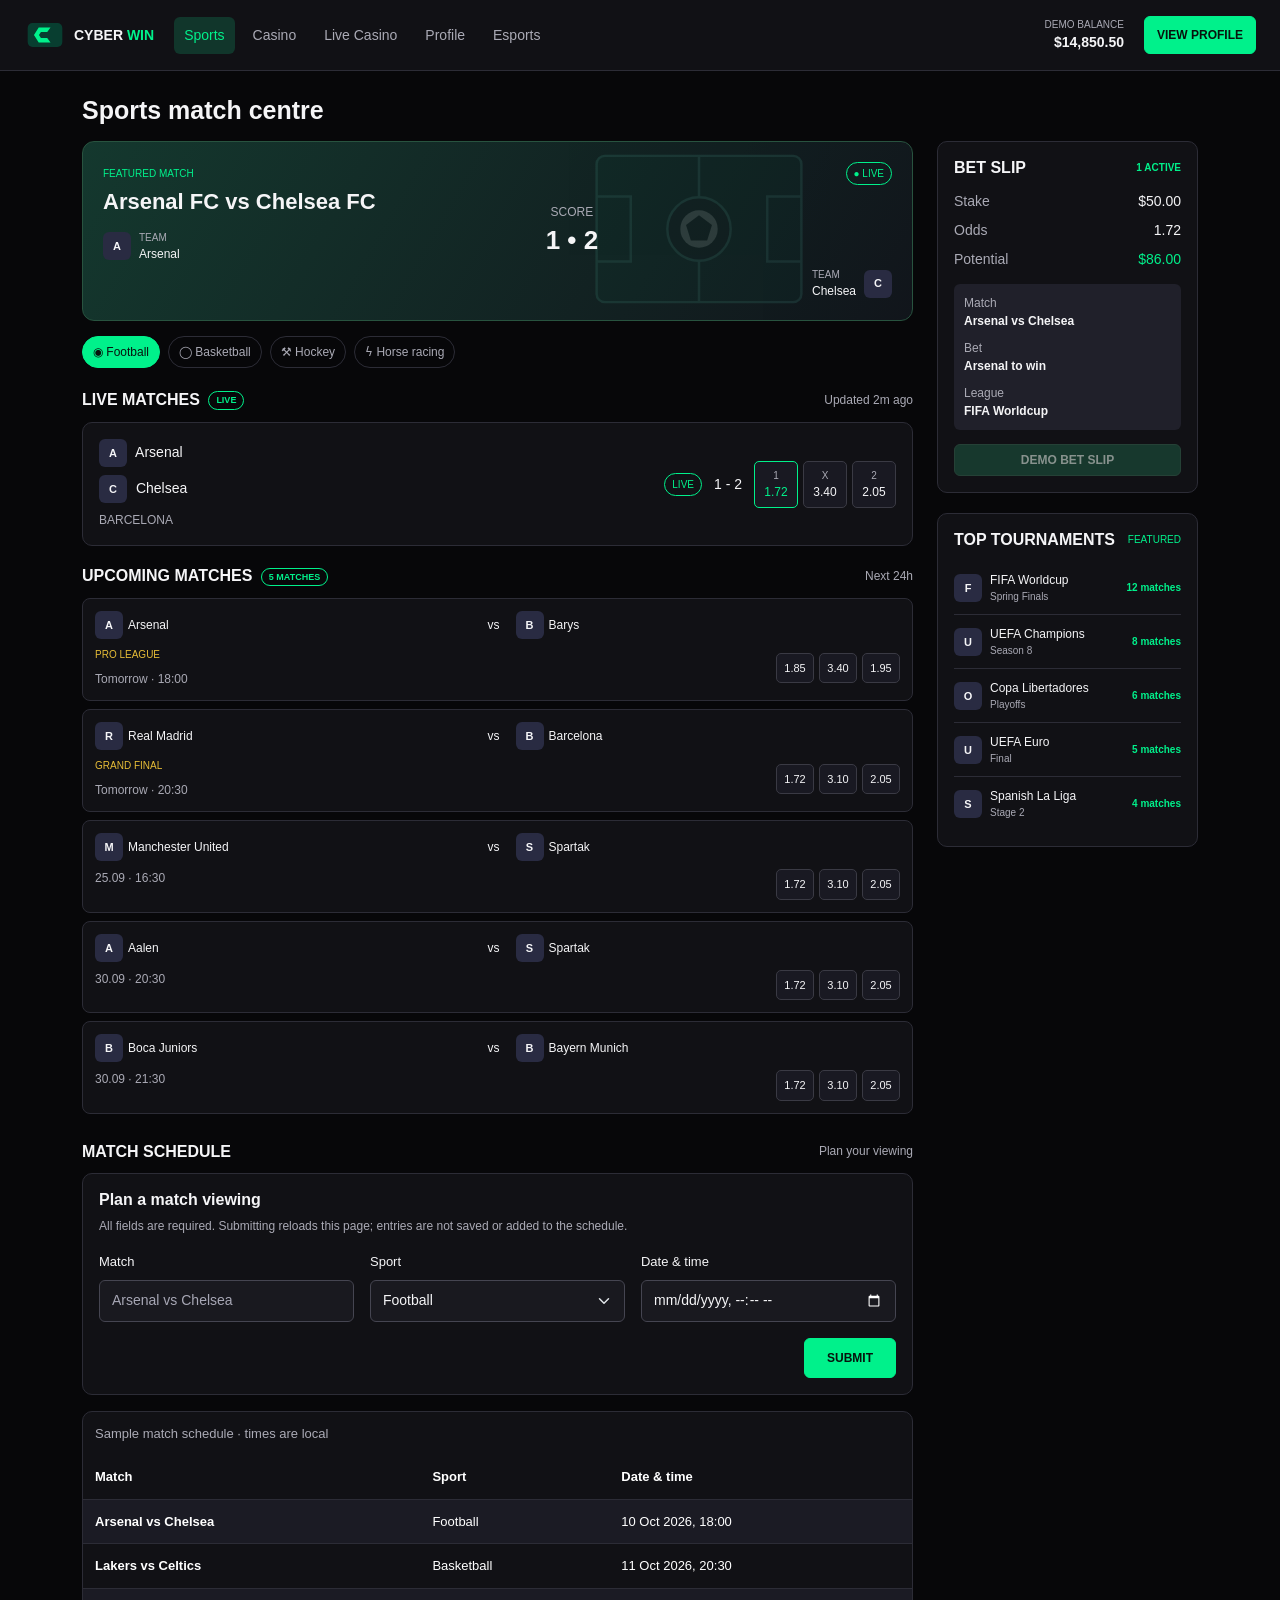
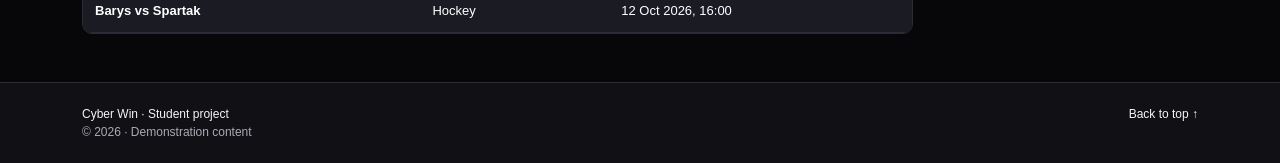
<file: index.html>
<!doctype html>
<html lang="en" data-bs-theme="dark">

<head>
  <meta charset="utf-8">
  <meta content="width=device-width, initial-scale=1" name="viewport">
  <title>Cyber Win | Sports</title>
  <link href="assets/bootstrap/bootstrap.min.css" rel="stylesheet">
  <link href="styles.css" rel="stylesheet">
</head>

<body>
  <a class="skip-link" href="#main-content">Skip to content</a>
  <div class="site-frame">
    <header class="site-header">
      <a class="brand d-flex align-items-center gap-2" href="index.html" aria-label="Cyber Win home">
        <img src="assets/images/brand.svg" width="42" height="32" alt="">
        <span>CYBER <b>WIN</b>
        </span>
      </a>
      <nav class="main-nav" aria-label="Main navigation">
        <ul class="list-unstyled d-flex flex-wrap gap-2 mb-0">
          <li>
            <a href="index.html" class="active" aria-current="page">Sports</a>
          </li>
          <li>
            <a href="slots.html">Casino</a>
          </li>
          <li>
            <a href="live-casino.html">Live Casino</a>
          </li>
          <li>
            <a href="profile.html">Profile</a>
          </li>
          <li>
            <a href="esports.html">Esports</a>
          </li>
        </ul>
      </nav>
      <div class="balance text-end">
        <small>DEMO BALANCE</small>
        <strong>$14,850.50</strong>
      </div>
      <a class="btn btn-success deposit" href="profile.html">VIEW PROFILE</a>
    </header>
    <main class="page-layout container py-4" id="main-content" tabindex="-1">
      <h1 class="page-title mb-3">Sports match centre</h1>
      <div class="row g-4">
        <div class="main-column col-12 col-lg-9">
          <div class="match-hero">
            <img class="hero-art" src="assets/images/football.svg" width="320" height="240" alt="" aria-hidden="true">
            <div class="hero-team home">
              <small>FEATURED MATCH</small>
              <strong>Arsenal FC vs Chelsea FC</strong>
              <div class="team-pill">
                <b>A</b>
                <span>TEAM<br>
                  <em>Arsenal</em>
                </span>
              </div>
            </div>
            <div class="hero-score">
              <small>SCORE</small>
              <strong>1 • 2</strong>
            </div>
            <div class="hero-team away">
              <span class="live-badge">● LIVE</span>
              <div class="team-pill">
                <span>TEAM<br>
                  <em>Chelsea</em>
                </span>
                <b>C</b>
              </div>
            </div>
          </div>
          <div class="sport-tabs" aria-label="Featured sports">
            <span class="selected">◉ Football</span>
            <span>◯ Basketball</span>
            <span>⚒ Hockey</span>
            <span>ϟ Horse racing</span>
          </div>
          <section class="match-section" id="live-matches">
            <div class="section-title">
              <h2>LIVE MATCHES <b>LIVE</b>
              </h2>
              <small>Updated 2m ago</small>
            </div>
            <div class="live-card">
              <div class="live-teams">
                <span>
                  <b>A</b> Arsenal</span>
                <span>
                  <b>C</b> Chelsea</span>
                <small>BARCELONA</small>
              </div>
              <span class="tiny-live">LIVE</span>
              <span class="current-score">1 - 2</span>
              <div class="odds">
                <span class="chosen">
                  <em>1</em> 1.72</span>
                <span>
                  <em>X</em> 3.40</span>
                <span>
                  <em>2</em> 2.05</span>
              </div>
            </div>
          </section>
          <section class="match-section upcoming">
            <div class="section-title">
              <h2>UPCOMING MATCHES <b>5 MATCHES</b>
              </h2>
              <small>Next 24h</small>
            </div>
            <div class="fixture-list">
              <div class="fixture">
                <span class="club">
                  <b>A</b> Arsenal</span>
                <span>vs</span>
                <span class="club">
                  <b>B</b> Barys</span>
                <em>PRO LEAGUE</em>
                <small>Tomorrow · 18:00</small>
                <span class="fixture-odds">
                  <i>1.85</i>
                  <i>3.40</i>
                  <i>1.95</i>
                </span>
              </div>
              <div class="fixture">
                <span class="club">
                  <b>R</b> Real Madrid</span>
                <span>vs</span>
                <span class="club">
                  <b>B</b> Barcelona</span>
                <em>GRAND FINAL</em>
                <small>Tomorrow · 20:30</small>
                <span class="fixture-odds">
                  <i>1.72</i>
                  <i>3.10</i>
                  <i>2.05</i>
                </span>
              </div>
              <div class="fixture">
                <span class="club">
                  <b>M</b> Manchester United</span>
                <span>vs</span>
                <span class="club">
                  <b>S</b> Spartak</span>
                <small>25.09 · 16:30</small>
                <span class="fixture-odds">
                  <i>1.72</i>
                  <i>3.10</i>
                  <i>2.05</i>
                </span>
              </div>
              <div class="fixture">
                <span class="club">
                  <b>A</b> Aalen</span>
                <span>vs</span>
                <span class="club">
                  <b>S</b> Spartak</span>
                <small>30.09 · 20:30</small>
                <span class="fixture-odds">
                  <i>1.72</i>
                  <i>3.10</i>
                  <i>2.05</i>
                </span>
              </div>
              <div class="fixture">
                <span class="club">
                  <b>B</b> Boca Juniors</span>
                <span>vs</span>
                <span class="club">
                  <b>B</b> Bayern Munich</span>
                <small>30.09 · 21:30</small>
                <span class="fixture-odds">
                  <i>1.72</i>
                  <i>3.10</i>
                  <i>2.05</i>
                </span>
              </div>
            </div>
          </section>
          <section class="watchlist" id="watchlist" aria-labelledby="watchlist-title">
            <div class="section-title">
              <h2 id="watchlist-title">MATCH SCHEDULE</h2>
              <small>Plan your viewing</small>
            </div>
            <form action="index.html#watchlist" method="get" class="schedule-form" aria-labelledby="schedule-form-title"
              aria-describedby="schedule-note">
              <h3 id="schedule-form-title">Plan a match viewing</h3>
              <p class="schedule-note" id="schedule-note">All fields are required. Submitting reloads this page; entries
                are not saved or added to the schedule.</p>
              <div class="schedule-fields row g-3">
                <div class="col-12 col-md-6 col-xl-4">
                  <label for="match-name" class="form-label">Match</label>
                  <input id="match-name" name="match" type="text" placeholder="Arsenal vs Chelsea" maxlength="80"
                    required class="form-control">
                </div>
                <div class="col-12 col-md-6 col-xl-4">
                  <label for="match-sport" class="form-label">Sport</label>
                  <select id="match-sport" name="sport" required class="form-select">
                    <option>Football</option>
                    <option>Basketball</option>
                    <option>Hockey</option>
                    <option>Esports</option>
                  </select>
                </div>
                <div class="col-12 col-md-6 col-xl-4">
                  <label for="match-time" class="form-label">Date &amp; time</label>
                  <input id="match-time" name="time" type="datetime-local" required class="form-control">
                </div>
              </div>
              <div class="schedule-actions">
                <button class="wide-green btn btn-success" type="submit">SUBMIT</button>
              </div>
            </form>
            <div class="schedule-table-wrap table-responsive" role="region" aria-label="Match schedule table"
              tabindex="0">
              <table class="schedule-table table table-dark table-striped align-middle mb-0">
                <caption>Sample match schedule · times are local</caption>
                <thead>
                  <tr>
                    <th scope="col">Match</th>
                    <th scope="col">Sport</th>
                    <th scope="col">Date &amp; time</th>
                  </tr>
                </thead>
                <tbody>
                  <tr>
                    <th scope="row">Arsenal vs Chelsea</th>
                    <td>Football</td>
                    <td>
                      <time datetime="2026-10-10T18:00">10 Oct 2026, 18:00</time>
                    </td>
                  </tr>
                  <tr>
                    <th scope="row">Lakers vs Celtics</th>
                    <td>Basketball</td>
                    <td>
                      <time datetime="2026-10-11T20:30">11 Oct 2026, 20:30</time>
                    </td>
                  </tr>
                  <tr>
                    <th scope="row">Barys vs Spartak</th>
                    <td>Hockey</td>
                    <td>
                      <time datetime="2026-10-12T16:00">12 Oct 2026, 16:00</time>
                    </td>
                  </tr>
                </tbody>
              </table>
            </div>
          </section>
        </div>
        <aside class="side-column col-12 col-lg-3">
          <div class="bet-slip">
            <div class="side-title">
              <h2>BET SLIP</h2>
              <b>1 ACTIVE</b>
            </div>
            <dl>
              <dt>Stake</dt>
              <dd>$50.00</dd>
              <dt>Odds</dt>
              <dd>1.72</dd>
              <dt>Potential</dt>
              <dd class="green">$86.00</dd>
            </dl>
            <div class="bet-choice">
              <small>Match <strong>Arsenal vs Chelsea</strong>
              </small>
              <small>Bet <strong>Arsenal to win</strong>
              </small>
              <small>League <strong>FIFA Worldcup</strong>
              </small>
            </div>
            <button class="wide-green btn btn-success" disabled type="button">DEMO BET SLIP</button>
          </div>
          <div class="tournaments" id="tournaments">
            <div class="side-title">
              <h2>TOP TOURNAMENTS</h2>
              <span>FEATURED</span>
            </div>
            <ul class="list-unstyled mb-0">
              <li class="tournament">
                <b>F</b>
                <span>FIFA Worldcup<small>Spring Finals</small>
                </span>
                <strong>12 matches</strong>
              </li>
              <li class="tournament">
                <b>U</b>
                <span>UEFA Champions<small>Season 8</small>
                </span>
                <strong>8 matches</strong>
              </li>
              <li class="tournament">
                <b>O</b>
                <span>Copa Libertadores<small>Playoffs</small>
                </span>
                <strong>6 matches</strong>
              </li>
              <li class="tournament">
                <b>U</b>
                <span>UEFA Euro<small>Final</small>
                </span>
                <strong>5 matches</strong>
              </li>
              <li class="tournament">
                <b>S</b>
                <span>Spanish La Liga<small>Stage 2</small>
                </span>
                <strong>4 matches</strong>
              </li>
            </ul>
          </div>
        </aside>
      </div>
    </main>
    <footer class="site-footer">
      <div class="container d-flex flex-wrap justify-content-between gap-3">
        <span>Cyber Win · Student project<br>
          <small>© 2026 · Demonstration content</small>
        </span>
        <a href="#main-content">Back to top ↑</a>
      </div>
    </footer>
  </div>
</body>

</html>
</file>
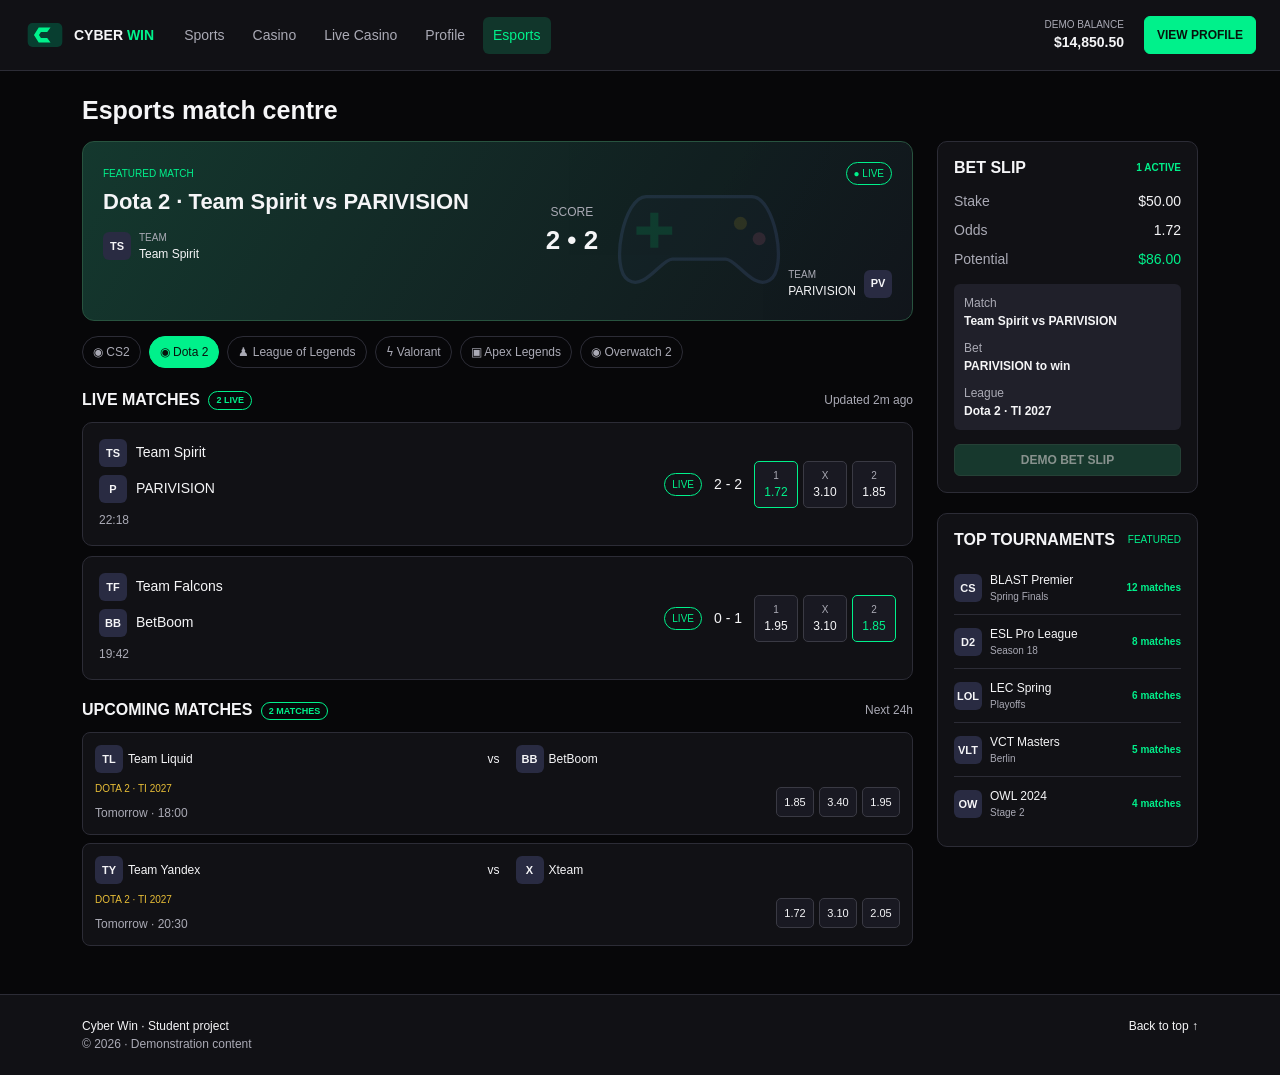
<file: esports.html>
<!doctype html>
<html lang="en" data-bs-theme="dark">
  <head>
    <meta charset="utf-8">
    <meta content="width=device-width, initial-scale=1" name="viewport">
    <title>Cyber Win | Esports</title>
    <link href="assets/bootstrap/bootstrap.min.css" rel="stylesheet">
    <link href="styles.css" rel="stylesheet">
  </head>
  <body>
    <a class="skip-link" href="#main-content">Skip to content</a>
    <div class="site-frame">
      <header class="site-header">
        <a class="brand d-flex align-items-center gap-2" href="index.html" aria-label="Cyber Win home">
          <img src="assets/images/brand.svg" width="42" height="32" alt="">
          <span>CYBER <b>WIN</b>
          </span>
        </a>
        <nav class="main-nav" aria-label="Main navigation">
          <ul class="list-unstyled d-flex flex-wrap gap-2 mb-0">
            <li>
              <a href="index.html">Sports</a>
            </li>
            <li>
              <a href="slots.html">Casino</a>
            </li>
            <li>
              <a href="live-casino.html">Live Casino</a>
            </li>
            <li>
              <a href="profile.html">Profile</a>
            </li>
            <li>
              <a href="esports.html" class="active" aria-current="page">Esports</a>
            </li>
          </ul>
        </nav>
        <div class="balance text-end">
          <small>DEMO BALANCE</small>
          <strong>$14,850.50</strong>
        </div>
        <a class="btn btn-success deposit" href="profile.html">VIEW PROFILE</a>
      </header>
      <main class="page-layout container py-4" id="main-content" tabindex="-1">
        <h1 class="page-title mb-3">Esports match centre</h1>
        <div class="row g-4">
          <div class="main-column col-12 col-lg-9">
            <div class="match-hero esports-hero">
              <img class="hero-art" src="assets/images/controller.svg" width="320" height="240" alt="" aria-hidden="true">
              <div class="hero-team home">
                <small>FEATURED MATCH</small>
                <strong>Dota 2 · Team Spirit vs PARIVISION</strong>
                <div class="team-pill">
                  <b>TS</b>
                  <span>TEAM<br>
                    <em>Team Spirit</em>
                  </span>
                </div>
              </div>
              <div class="hero-score">
                <small>SCORE</small>
                <strong>2 • 2</strong>
              </div>
              <div class="hero-team away">
                <span class="live-badge">● LIVE</span>
                <div class="team-pill">
                  <span>TEAM<br>
                    <em>PARIVISION</em>
                  </span>
                  <b>PV</b>
                </div>
              </div>
            </div>
            <div class="sport-tabs" aria-label="Featured sports">
              <span>◉ CS2</span>
              <span class="selected">◉ Dota 2</span>
              <span>♟ League of Legends</span>
              <span>ϟ Valorant</span>
              <span>▣ Apex Legends</span>
              <span>◉ Overwatch 2</span>
            </div>
            <section class="match-section" id="live-matches">
              <div class="section-title">
                <h2>LIVE MATCHES <b>2 LIVE</b>
                </h2>
                <small>Updated 2m ago</small>
              </div>
              <div class="live-card">
                <div class="live-teams">
                  <span>
                    <b>TS</b> Team Spirit</span>
                  <span>
                    <b>P</b> PARIVISION</span>
                  <small>22:18</small>
                </div>
                <span class="tiny-live">LIVE</span>
                <span class="current-score">2 - 2</span>
                <div class="odds">
                  <span class="chosen">
                    <em>1</em> 1.72</span>
                  <span>
                    <em>X</em> 3.10</span>
                  <span>
                    <em>2</em> 1.85</span>
                </div>
              </div>
              <div class="live-card">
                <div class="live-teams">
                  <span>
                    <b>TF</b> Team Falcons</span>
                  <span>
                    <b>BB</b> BetBoom</span>
                  <small>19:42</small>
                </div>
                <span class="tiny-live">LIVE</span>
                <span class="current-score">0 - 1</span>
                <div class="odds">
                  <span>
                    <em>1</em> 1.95</span>
                  <span>
                    <em>X</em> 3.10</span>
                  <span class="chosen">
                    <em>2</em> 1.85</span>
                </div>
              </div>
            </section>
            <section class="match-section upcoming">
              <div class="section-title">
                <h2>UPCOMING MATCHES <b>2 MATCHES</b>
                </h2>
                <small>Next 24h</small>
              </div>
              <div class="fixture-list">
                <div class="fixture">
                  <span class="club">
                    <b>TL</b> Team Liquid</span>
                  <span>vs</span>
                  <span class="club">
                    <b>BB</b> BetBoom</span>
                  <em>DOTA 2 · TI 2027</em>
                  <small>Tomorrow · 18:00</small>
                  <span class="fixture-odds">
                    <i>1.85</i>
                    <i>3.40</i>
                    <i>1.95</i>
                  </span>
                </div>
                <div class="fixture">
                  <span class="club">
                    <b>TY</b> Team Yandex</span>
                  <span>vs</span>
                  <span class="club">
                    <b>X</b> Xteam</span>
                  <em>DOTA 2 · TI 2027</em>
                  <small>Tomorrow · 20:30</small>
                  <span class="fixture-odds">
                    <i>1.72</i>
                    <i>3.10</i>
                    <i>2.05</i>
                  </span>
                </div>
              </div>
            </section>
          </div>
          <aside class="side-column col-12 col-lg-3">
            <div class="bet-slip">
              <div class="side-title">
                <h2>BET SLIP</h2>
                <b>1 ACTIVE</b>
              </div>
              <dl>
                <dt>Stake</dt>
                <dd>$50.00</dd>
                <dt>Odds</dt>
                <dd>1.72</dd>
                <dt>Potential</dt>
                <dd class="green">$86.00</dd>
              </dl>
              <div class="bet-choice">
                <small>Match <strong>Team Spirit vs PARIVISION</strong>
                </small>
                <small>Bet <strong>PARIVISION to win</strong>
                </small>
                <small>League <strong>Dota 2 · TI 2027</strong>
                </small>
              </div>
              <button class="wide-green btn btn-success" disabled type="button">DEMO BET SLIP</button>
            </div>
            <div class="tournaments" id="tournaments">
              <div class="side-title">
                <h2>TOP TOURNAMENTS</h2>
                <span>FEATURED</span>
              </div>
              <ul class="list-unstyled mb-0">
                <li class="tournament">
                  <b>CS</b>
                  <span>BLAST Premier<small>Spring Finals</small>
                  </span>
                  <strong>12 matches</strong>
                </li>
                <li class="tournament">
                  <b>D2</b>
                  <span>ESL Pro League<small>Season 18</small>
                  </span>
                  <strong>8 matches</strong>
                </li>
                <li class="tournament">
                  <b>LOL</b>
                  <span>LEC Spring<small>Playoffs</small>
                  </span>
                  <strong>6 matches</strong>
                </li>
                <li class="tournament">
                  <b>VLT</b>
                  <span>VCT Masters<small>Berlin</small>
                  </span>
                  <strong>5 matches</strong>
                </li>
                <li class="tournament">
                  <b>OW</b>
                  <span>OWL 2024<small>Stage 2</small>
                  </span>
                  <strong>4 matches</strong>
                </li>
              </ul>
            </div>
          </aside>
        </div>
      </main>
      <footer class="site-footer">
        <div class="container d-flex flex-wrap justify-content-between gap-3">
          <span>Cyber Win · Student project<br>
            <small>© 2026 · Demonstration content</small>
          </span>
          <a href="#main-content">Back to top ↑</a>
        </div>
      </footer>
    </div>
  </body>
</html>
</file>
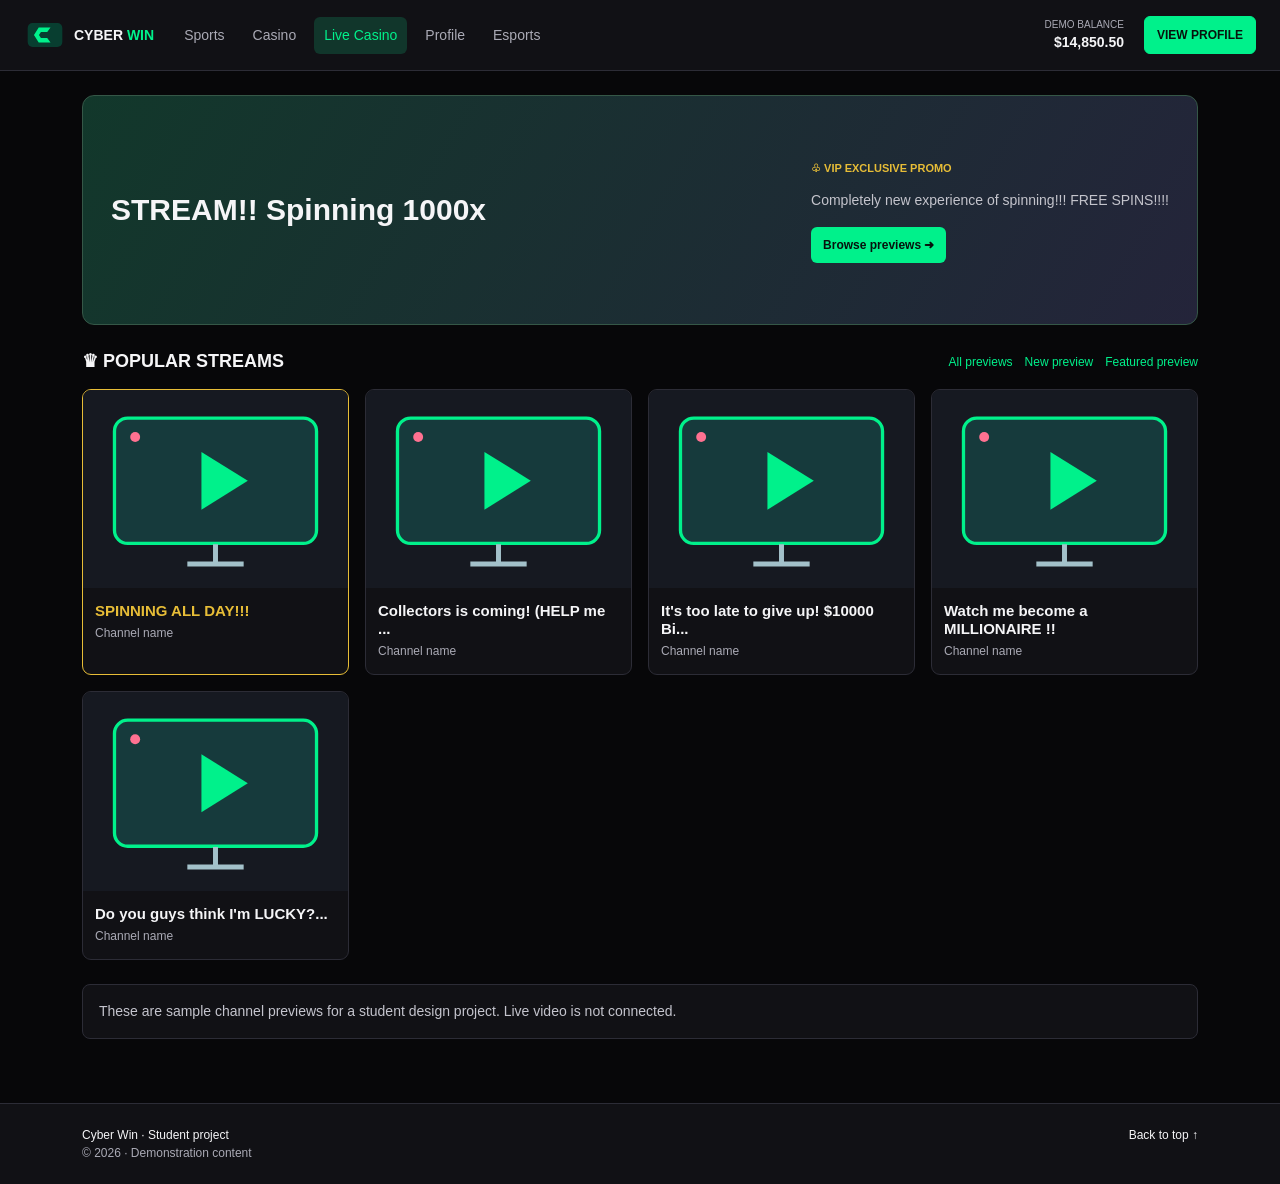
<file: live-casino.html>
<!doctype html>
<html lang="en" data-bs-theme="dark">
  <head>
    <meta charset="utf-8">
    <meta content="width=device-width, initial-scale=1" name="viewport">
    <title>Cyber Win | Live Casino</title>
    <link href="assets/bootstrap/bootstrap.min.css" rel="stylesheet">
    <link href="styles.css" rel="stylesheet">
  </head>
  <body>
    <a class="skip-link" href="#main-content">Skip to content</a>
    <div class="site-frame stream-page">
      <header class="site-header">
        <a class="brand d-flex align-items-center gap-2" href="index.html" aria-label="Cyber Win home">
          <img src="assets/images/brand.svg" width="42" height="32" alt="">
          <span>CYBER <b>WIN</b>
          </span>
        </a>
        <nav class="main-nav" aria-label="Main navigation">
          <ul class="list-unstyled d-flex flex-wrap gap-2 mb-0">
            <li>
              <a href="index.html">Sports</a>
            </li>
            <li>
              <a href="slots.html">Casino</a>
            </li>
            <li>
              <a href="live-casino.html" class="active" aria-current="page">Live Casino</a>
            </li>
            <li>
              <a href="profile.html">Profile</a>
            </li>
            <li>
              <a href="esports.html">Esports</a>
            </li>
          </ul>
        </nav>
        <div class="balance text-end">
          <small>DEMO BALANCE</small>
          <strong>$14,850.50</strong>
        </div>
        <a class="btn btn-success deposit" href="profile.html">VIEW PROFILE</a>
      </header>
      <main class="stream-main container py-4" id="main-content" tabindex="-1">
        <section class="stream-promo">
          <h1>STREAM!! Spinning 1000x</h1>
          <div class="stream-promo-copy">
            <b>♧ VIP EXCLUSIVE PROMO</b>
            <p>Completely new experience of spinning!!! FREE SPINS!!!!</p>
            <a class="deposit" href="#streams">Browse previews ➜</a>
          </div>
        </section>
        <div class="stream-heading">
          <h2>♛ POPULAR STREAMS</h2>
          <nav aria-label="Stream highlights">
            <a href="#streams">All previews</a>
            <a href="#stream-2">New preview</a>
            <a href="#stream-4">Featured preview</a>
          </nav>
        </div>
        <div class="stream-grid row g-3" id="streams">
          <div class="col-12 col-sm-6 col-lg-4 col-xl-3">
            <article class="stream-card stream-highlight h-100" id="stream-1">
              <div class="stream-art">
                <img class="img-fluid" src="assets/images/stream.svg" alt="Illustrated broadcast screen with a play symbol" width="320" height="240" loading="lazy">
              </div>
              <h3>SPINNING ALL DAY!!!</h3>
              <small>Channel name</small>
            </article>
          </div>
          <div class="col-12 col-sm-6 col-lg-4 col-xl-3">
            <article class="stream-card h-100" id="stream-2">
              <div class="stream-art">
                <img class="img-fluid" src="assets/images/stream.svg" alt="Illustrated broadcast screen with a play symbol" width="320" height="240" loading="lazy">
              </div>
              <h3>Collectors is coming! (HELP me ...</h3>
              <small>Channel name</small>
            </article>
          </div>
          <div class="col-12 col-sm-6 col-lg-4 col-xl-3">
            <article class="stream-card h-100" id="stream-3">
              <div class="stream-art">
                <img class="img-fluid" src="assets/images/stream.svg" alt="Illustrated broadcast screen with a play symbol" width="320" height="240" loading="lazy">
              </div>
              <h3>It's too late to give up! $10000 Bi...</h3>
              <small>Channel name</small>
            </article>
          </div>
          <div class="col-12 col-sm-6 col-lg-4 col-xl-3">
            <article class="stream-card h-100" id="stream-4">
              <div class="stream-art">
                <img class="img-fluid" src="assets/images/stream.svg" alt="Illustrated broadcast screen with a play symbol" width="320" height="240" loading="lazy">
              </div>
              <h3>Watch me become a MILLIONAIRE !!</h3>
              <small>Channel name</small>
            </article>
          </div>
          <div class="col-12 col-sm-6 col-lg-4 col-xl-3">
            <article class="stream-card h-100" id="stream-5">
              <div class="stream-art">
                <img class="img-fluid" src="assets/images/stream.svg" alt="Illustrated broadcast screen with a play symbol" width="320" height="240" loading="lazy">
              </div>
              <h3>Do you guys think I'm LUCKY?...</h3>
              <small>Channel name</small>
            </article>
          </div>
        </div>
        <p class="info-panel mt-4 p-3">These are sample channel previews for a student design project. Live video is not connected.</p>
      </main>
      <footer class="site-footer">
        <div class="container d-flex flex-wrap justify-content-between gap-3">
          <span>Cyber Win · Student project<br>
            <small>© 2026 · Demonstration content</small>
          </span>
          <a href="#main-content">Back to top ↑</a>
        </div>
      </footer>
    </div>
  </body>
</html>
</file>
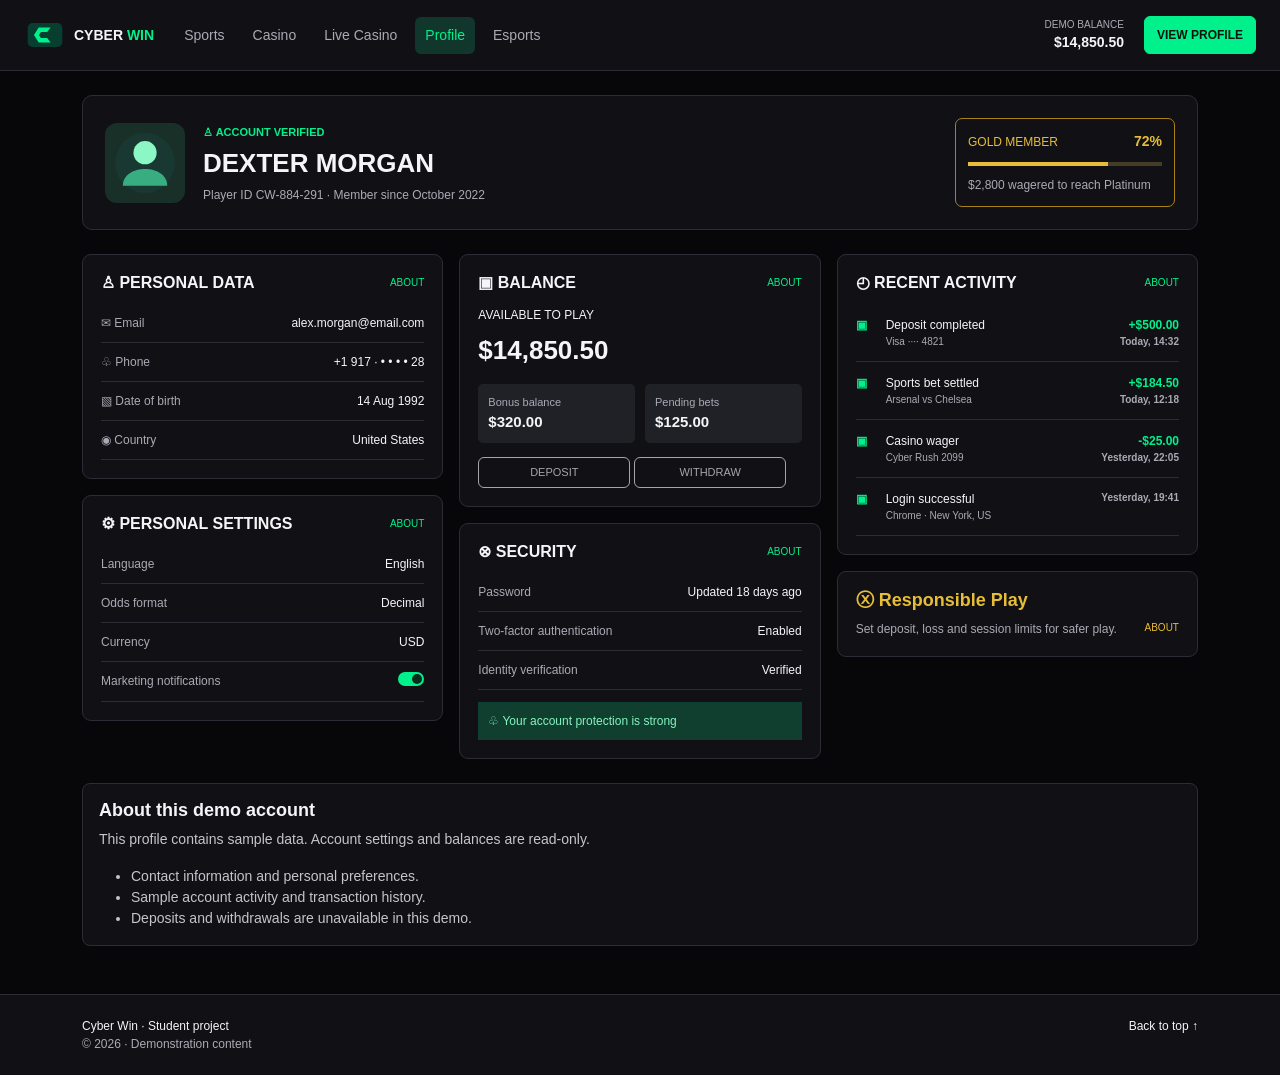
<file: profile.html>
<!doctype html>
<html lang="en" data-bs-theme="dark">
  <head>
    <meta charset="utf-8">
    <meta content="width=device-width, initial-scale=1" name="viewport">
    <title>Cyber Win | Profile</title>
    <link href="assets/bootstrap/bootstrap.min.css" rel="stylesheet">
    <link href="styles.css" rel="stylesheet">
  </head>
  <body>
    <a class="skip-link" href="#main-content">Skip to content</a>
    <div class="site-frame">
      <header class="site-header">
        <a class="brand d-flex align-items-center gap-2" href="index.html" aria-label="Cyber Win home">
          <img src="assets/images/brand.svg" width="42" height="32" alt="">
          <span>CYBER <b>WIN</b>
          </span>
        </a>
        <nav class="main-nav" aria-label="Main navigation">
          <ul class="list-unstyled d-flex flex-wrap gap-2 mb-0">
            <li>
              <a href="index.html">Sports</a>
            </li>
            <li>
              <a href="slots.html">Casino</a>
            </li>
            <li>
              <a href="live-casino.html">Live Casino</a>
            </li>
            <li>
              <a href="profile.html" class="active" aria-current="page">Profile</a>
            </li>
            <li>
              <a href="esports.html">Esports</a>
            </li>
          </ul>
        </nav>
        <div class="balance text-end">
          <small>DEMO BALANCE</small>
          <strong>$14,850.50</strong>
        </div>
        <a class="btn btn-success deposit" href="profile.html">VIEW PROFILE</a>
      </header>
      <main class="profile-page container py-4" id="main-content" tabindex="-1">
        <section class="profile-header">
          <img class="profile-photo img-fluid" src="assets/images/avatar.svg" width="80" height="80" alt="Illustrated avatar of the demo account">
          <div>
            <b class="verified">♙ ACCOUNT VERIFIED</b>
            <h1>DEXTER MORGAN</h1>
            <p>Player ID CW-884-291 · Member since October 2022</p>
          </div>
          <div class="member-level">
            <small>GOLD MEMBER</small>
            <b>72%</b>
            <div>
              <span></span>
            </div>
            <p>$2,800 wagered to reach Platinum</p>
          </div>
        </section>
        <div class="profile-grid row g-3">
          <div class="profile-left col-12 col-md-6 col-xl-4">
            <section class="profile-card">
              <div class="card-title">
                <h2>♙ PERSONAL DATA</h2>
                <a href="#account-info">ABOUT</a>
              </div>
              <dl>
                <dt>✉ Email</dt>
                <dd>alex.morgan@email.com</dd>
                <dt>♧ Phone</dt>
                <dd>+1 917 · • • • • 28</dd>
                <dt>▧ Date of birth</dt>
                <dd>14 Aug 1992</dd>
                <dt>◉ Country</dt>
                <dd>United States</dd>
              </dl>
            </section>
            <section class="profile-card">
              <div class="card-title">
                <h2>⚙ PERSONAL SETTINGS</h2>
                <a href="#account-info">ABOUT</a>
              </div>
              <dl>
                <dt>Language</dt>
                <dd>English</dd>
                <dt>Odds format</dt>
                <dd>Decimal</dd>
                <dt>Currency</dt>
                <dd>USD</dd>
                <dt>Marketing notifications</dt>
                <dd>
                  <span class="toggle" role="img" aria-label="Enabled"></span>
                </dd>
              </dl>
            </section>
          </div>
          <div class="profile-center col-12 col-md-6 col-xl-4">
            <section class="profile-card balance-card">
              <div class="card-title">
                <h2>▣ BALANCE</h2>
                <a href="#account-info">ABOUT</a>
              </div>
              <small>AVAILABLE TO PLAY</small>
              <strong class="total-balance">$14,850.50</strong>
              <div class="money-row">
                <span>Bonus balance<strong>$320.00</strong>
                </span>
                <span>Pending bets<strong>$125.00</strong>
                </span>
              </div>
              <button class="wide-green btn" disabled type="button">DEPOSIT</button>
              <button class="dark-button btn" disabled type="button">WITHDRAW</button>
            </section>
            <section class="profile-card">
              <div class="card-title">
                <h2>⊗ SECURITY</h2>
                <a href="#account-info">ABOUT</a>
              </div>
              <dl>
                <dt>Password</dt>
                <dd>Updated 18 days ago</dd>
                <dt>Two-factor authentication</dt>
                <dd>Enabled</dd>
                <dt>Identity verification</dt>
                <dd>Verified</dd>
              </dl>
              <p class="secure">♧ Your account protection is strong</p>
            </section>
          </div>
          <div class="profile-right col-12 col-md-6 col-xl-4">
            <section class="profile-card activity">
              <div class="card-title">
                <h2>◴ RECENT ACTIVITY</h2>
                <a href="#account-info">ABOUT</a>
              </div>
              <div class="activity-item">
                <b>▣</b>
                <span>Deposit completed<small>Visa ···· 4821</small>
                </span>
                <strong>+$500.00<small>Today, 14:32</small>
                </strong>
              </div>
              <div class="activity-item">
                <b>▣</b>
                <span>Sports bet settled<small>Arsenal vs Chelsea</small>
                </span>
                <strong>+$184.50<small>Today, 12:18</small>
                </strong>
              </div>
              <div class="activity-item">
                <b>▣</b>
                <span>Casino wager<small>Cyber Rush 2099</small>
                </span>
                <strong>-$25.00<small>Yesterday, 22:05</small>
                </strong>
              </div>
              <div class="activity-item">
                <b>▣</b>
                <span>Login successful<small>Chrome · New York, US</small>
                </span>
                <strong>
                  <small>Yesterday, 19:41</small>
                </strong>
              </div>
            </section>
            <section class="profile-card responsible-card">
              <h2>ⓧ Responsible Play</h2>
              <a href="#account-info">ABOUT</a>
              <small>Set deposit, loss and session limits for safer play.</small>
            </section>
          </div>
        </div>
        <section class="info-panel mt-4 p-3" id="account-info">
          <h2>About this demo account</h2>
          <p>This profile contains sample data. Account settings and balances are read-only.</p>
          <ul class="mb-0">
            <li>Contact information and personal preferences.</li>
            <li>Sample account activity and transaction history.</li>
            <li>Deposits and withdrawals are unavailable in this demo.</li>
          </ul>
        </section>
      </main>
      <footer class="site-footer">
        <div class="container d-flex flex-wrap justify-content-between gap-3">
          <span>Cyber Win · Student project<br>
            <small>© 2026 · Demonstration content</small>
          </span>
          <a href="#main-content">Back to top ↑</a>
        </div>
      </footer>
    </div>
  </body>
</html>
</file>
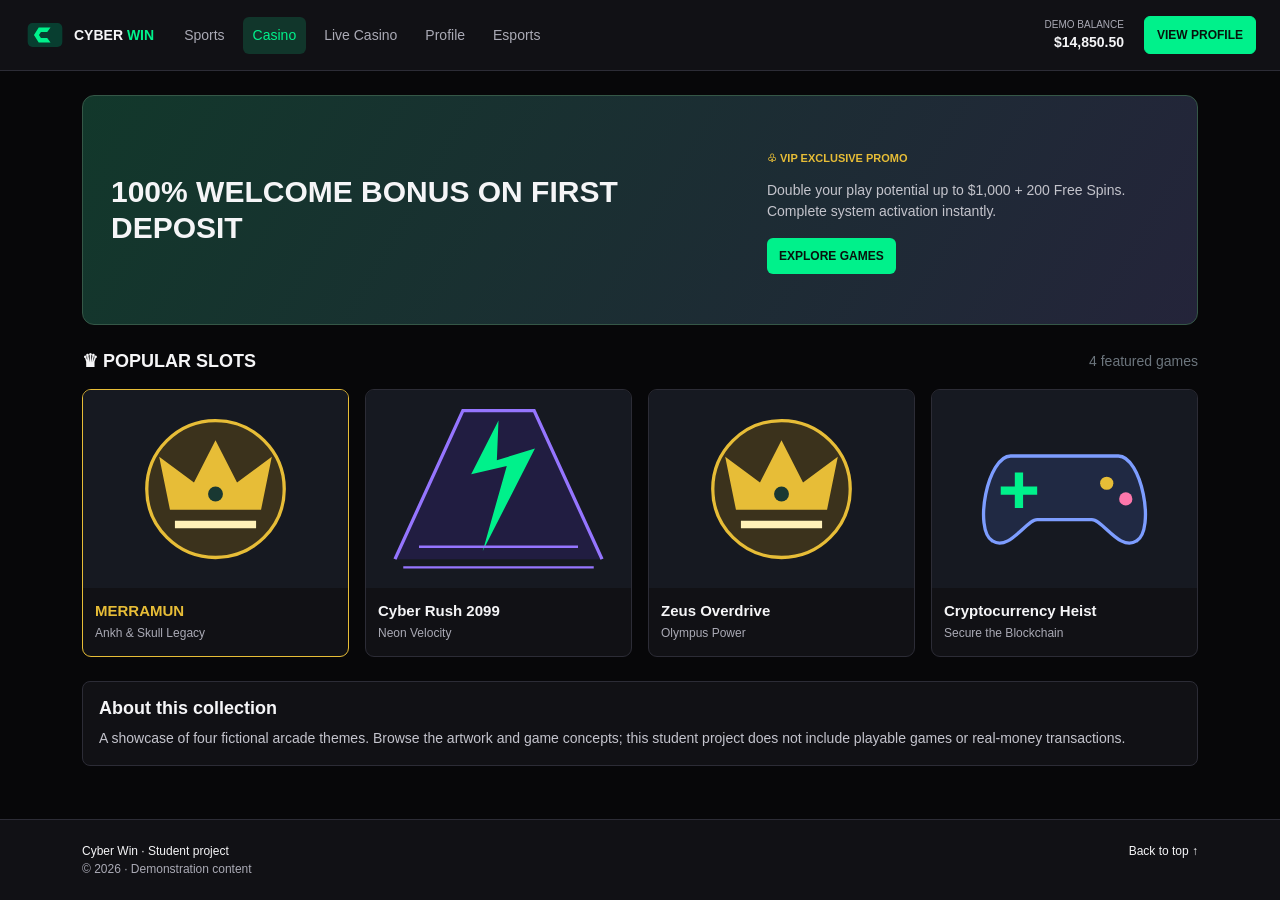
<file: slots.html>
<!doctype html>
<html lang="en" data-bs-theme="dark">
  <head>
    <meta charset="utf-8">
    <meta content="width=device-width, initial-scale=1" name="viewport">
    <title>Cyber Win | Casino</title>
    <link href="assets/bootstrap/bootstrap.min.css" rel="stylesheet">
    <link href="styles.css" rel="stylesheet">
  </head>
  <body>
    <a class="skip-link" href="#main-content">Skip to content</a>
    <div class="site-frame">
      <header class="site-header">
        <a class="brand d-flex align-items-center gap-2" href="index.html" aria-label="Cyber Win home">
          <img src="assets/images/brand.svg" width="42" height="32" alt="">
          <span>CYBER <b>WIN</b>
          </span>
        </a>
        <nav class="main-nav" aria-label="Main navigation">
          <ul class="list-unstyled d-flex flex-wrap gap-2 mb-0">
            <li>
              <a href="index.html">Sports</a>
            </li>
            <li>
              <a href="slots.html" class="active" aria-current="page">Casino</a>
            </li>
            <li>
              <a href="live-casino.html">Live Casino</a>
            </li>
            <li>
              <a href="profile.html">Profile</a>
            </li>
            <li>
              <a href="esports.html">Esports</a>
            </li>
          </ul>
        </nav>
        <div class="balance text-end">
          <small>DEMO BALANCE</small>
          <strong>$14,850.50</strong>
        </div>
        <a class="btn btn-success deposit" href="profile.html">VIEW PROFILE</a>
      </header>
      <main class="casino-page container py-4" id="main-content" tabindex="-1">
        <section class="promo">
          <h1>100% WELCOME BONUS ON FIRST<br>DEPOSIT</h1>
          <div>
            <b>♧ VIP EXCLUSIVE PROMO</b>
            <p>Double your play potential up to $1,000 + 200 Free Spins. Complete system activation instantly.</p>
            <a class="deposit" href="#games">EXPLORE GAMES</a>
          </div>
        </section>
        <div class="casino-heading">
          <h2>♛ POPULAR SLOTS</h2>
          <span class="text-secondary">4 featured games</span>
        </div>
        <div class="slot-grid row g-3" id="games">
          <div class="col-12 col-sm-6 col-lg-3">
            <article class="slot-card highlighted h-100">
              <div class="slot-art">
                <img class="img-fluid" src="assets/images/gold.svg" alt="Golden crown inside a coin" width="320" height="240" loading="lazy">
              </div>
              <h3>MERRAMUN</h3>
              <small>Ankh &amp; Skull Legacy</small>
            </article>
          </div>
          <div class="col-12 col-sm-6 col-lg-3">
            <article class="slot-card h-100">
              <div class="slot-art">
                <img class="img-fluid" src="assets/images/neon.svg" alt="Green lightning on a purple arcade background" width="320" height="240" loading="lazy">
              </div>
              <h3>Cyber Rush 2099</h3>
              <small>Neon Velocity</small>
            </article>
          </div>
          <div class="col-12 col-sm-6 col-lg-3">
            <article class="slot-card h-100">
              <div class="slot-art">
                <img class="img-fluid" src="assets/images/gold.svg" alt="Golden crown for the Olympus game" width="320" height="240" loading="lazy">
              </div>
              <h3>Zeus Overdrive</h3>
              <small>Olympus Power</small>
            </article>
          </div>
          <div class="col-12 col-sm-6 col-lg-3">
            <article class="slot-card h-100">
              <div class="slot-art">
                <img class="img-fluid" src="assets/images/controller.svg" alt="Neon game controller" width="320" height="240" loading="lazy">
              </div>
              <h3>Cryptocurrency Heist</h3>
              <small>Secure the Blockchain</small>
            </article>
          </div>
        </div>
        <section class="info-panel mt-4 p-3" id="game-guide">
          <h2>About this collection</h2>
          <p class="mb-0">A showcase of four fictional arcade themes. Browse the artwork and game concepts; this student project does not include playable games or real-money transactions.</p>
        </section>
      </main>
      <footer class="site-footer">
        <div class="container d-flex flex-wrap justify-content-between gap-3">
          <span>Cyber Win · Student project<br>
            <small>© 2026 · Demonstration content</small>
          </span>
          <a href="#main-content">Back to top ↑</a>
        </div>
      </footer>
    </div>
  </body>
</html>
</file>
<file: styles.css>
:root {
  --bg: #070709;
  --panel: #111115;
  --white: #f5f5f7;
  --green: #00f18b;
  --gold: #e7bd37;
  --muted: #aaaab5;
  --border: #2c2c36;
}
* { box-sizing: border-box; }
html { scroll-padding-top: 16px; }
body {
  margin: 0;
  background: var(--bg);
  color: var(--white);
  font: 14px/1.5 Arial, sans-serif;
}
a { color: inherit; text-decoration: none; }
a:hover { color: var(--green); }
:focus-visible { outline: 2px solid var(--green); outline-offset: 4px; }
#main-content:focus { outline: none; }
#watchlist { scroll-margin-top: 24px; }
h1, h2, h3 { font-weight: 700; }
h2 { font-size: 18px; }
h3 { font-size: 16px; }
small { font-size: 12px; }
.site-frame { min-height: 100vh; display: flex; flex-direction: column; }
.site-frame > main { flex: 1; }
.skip-link {
  position: fixed;
  top: -100px;
  left: 12px;
  z-index: 10;
  padding: 10px 16px;
  background: var(--green);
  color: #07130d;
}
.skip-link:focus { top: 12px; }

.site-header {
  display: flex;
  align-items: center;
  gap: 20px;
  padding: 16px 24px;
  border-bottom: 1px solid var(--border);
  background: var(--panel);
}
.brand { flex-shrink: 0; font-weight: 800; white-space: nowrap; }
.brand b { color: var(--green); }
.main-nav { flex: 1; }
.main-nav a { display: block; padding: 8px 10px; color: var(--muted); border-radius: 6px; }
.main-nav a.active, .main-nav a:hover { background: #11362b; color: var(--green); }
.balance { display: flex; flex-direction: column; white-space: nowrap; }
.balance small { font-size: 10px; color: var(--muted); }
.balance strong { font-size: 14px; }
.btn-success {
  --bs-btn-bg: var(--green);
  --bs-btn-border-color: var(--green);
  --bs-btn-color: #07130d;
  --bs-btn-hover-bg: #68ffbe;
  --bs-btn-hover-border-color: #68ffbe;
  --bs-btn-hover-color: #07130d;
  --bs-btn-active-bg: #00c876;
  --bs-btn-active-border-color: #00c876;
  --bs-btn-active-color: #07130d;
  --bs-btn-disabled-bg: #1b4d3a;
  --bs-btn-disabled-border-color: #315b49;
  --bs-btn-disabled-color: #c8d8cf;
  font-weight: 700;
}
.deposit { display: inline-block; padding: 9px 12px; border-radius: 6px; background: var(--green); color: #07130d; font-size: 12px; font-weight: 700; white-space: nowrap; }
.page-title { font-size: 25px; }
.main-column, .side-column { min-width: 0; }
.side-column { display: flex; flex-direction: column; gap: 20px; }

.match-hero {
  position: relative;
  display: grid;
  grid-template-columns: minmax(0, 1.5fr) 85px minmax(0, 1fr);
  min-height: 180px;
  overflow: hidden;
  border: 1px solid #28533f;
  border-radius: 12px;
  background: linear-gradient(120deg, #14382e, #11151b);
}
.hero-art { position: absolute; right: 10%; top: -18px; width: 260px; height: 210px; opacity: .13; }
.hero-team, .hero-score { position: relative; z-index: 1; }
.hero-team { padding: 20px; }
.hero-team > small { color: var(--green); font-size: 10px; }
.hero-team > strong { display: block; margin-top: 5px; font-size: 22px; line-height: 1.25; }
.hero-team.away { display: flex; align-items: flex-end; justify-content: flex-end; }
.hero-score { display: flex; flex-direction: column; align-items: center; justify-content: center; }
.hero-score small { color: var(--muted); }
.hero-score strong { font-size: 26px; }
.team-pill { display: flex; align-items: center; gap: 8px; margin-top: 14px; font-size: 10px; color: var(--muted); }
.team-pill b, .live-teams b, .club b, .tournament > b {
  display: inline-grid;
  place-items: center;
  flex-shrink: 0;
  width: 28px;
  height: 28px;
  border-radius: 6px;
  background: #292b42;
  color: var(--white);
  font-size: 11px;
}
.team-pill em { color: var(--white); font-style: normal; font-size: 12px; }
.live-badge, .tiny-live { padding: 3px 7px; border: 1px solid var(--green); border-radius: 12px; color: var(--green); font-size: 10px; }
.live-badge { position: absolute; top: 20px; right: 20px; }
.sport-tabs { display: flex; flex-wrap: wrap; gap: 8px; margin: 15px 0 22px; }
.sport-tabs > span { padding: 6px 10px; border: 1px solid var(--border); border-radius: 16px; color: var(--muted); font-size: 12px; }
.sport-tabs .selected { background: var(--green); color: #07130d; border-color: var(--green); }
.match-section { margin-top: 20px; }
.section-title, .side-title, .card-title { display: flex; flex-wrap: wrap; align-items: center; justify-content: space-between; gap: 10px; margin-bottom: 12px; }
.section-title h2, .side-title h2, .card-title h2 { margin: 0; font-size: 16px; }
.section-title h2 b { display: inline-block; padding: 3px 7px; margin-left: 4px; border: 1px solid var(--green); border-radius: 12px; font-size: 9px; color: var(--green); vertical-align: middle; }
.section-title small { color: var(--muted); }
.live-card { display: grid; grid-template-columns: minmax(0, 1fr) auto auto auto; align-items: center; gap: 12px; padding: 16px; margin-bottom: 10px; border: 1px solid var(--border); border-radius: 10px; background: var(--panel); }
.live-teams { display: flex; flex-direction: column; gap: 8px; }
.live-teams b, .club b { margin-right: 5px; }
.live-teams small { color: var(--muted); }
.current-score { white-space: nowrap; }
.odds, .fixture-odds { display: flex; gap: 5px; }
.odds > span, .fixture-odds i { display: flex; flex-direction: column; align-items: center; justify-content: center; min-width: 44px; padding: 6px; border: 1px solid #3a3a44; border-radius: 5px; background: #191922; color: var(--white); font-size: 12px; font-style: normal; }
.odds em { color: var(--muted); font-size: 10px; font-style: normal; }
.odds .chosen { border-color: var(--green); color: var(--green); }
.fixture-list { display: flex; flex-direction: column; gap: 8px; }
.fixture { display: grid; grid-template-columns: minmax(0,1fr) 20px minmax(0,1fr); align-items: center; gap: 8px; padding: 12px; border: 1px solid var(--border); border-radius: 8px; background: var(--panel); font-size: 12px; }
.fixture .club { display: flex; align-items: center; min-width: 0; overflow-wrap: anywhere; }
.fixture em { grid-column: 1 / 3; color: var(--gold); font-size: 10px; font-style: normal; }
.fixture small { grid-column: 1 / 3; color: var(--muted); }
.fixture-odds { grid-column: 3; grid-row: 2 / 4; justify-self: end; flex-wrap: wrap; }
.fixture-odds i { min-width: 38px; font-size: 11px; }
.bet-slip, .tournaments { padding: 16px; border: 1px solid var(--border); border-radius: 10px; background: var(--panel); }
.side-title > b, .side-title > span { font-size: 10px; color: var(--green); }
.bet-slip dl { display: grid; grid-template-columns: 1fr 1fr; gap: 8px; margin: 14px 0; }
.bet-slip dt { color: var(--muted); font-weight: 400; }
.bet-slip dd { margin: 0; text-align: right; }
.green { color: var(--green); }
.bet-choice { display: flex; flex-direction: column; gap: 9px; padding: 10px; margin-bottom: 14px; border-radius: 6px; background: #20202a; }
.bet-choice small { color: var(--muted); }
.bet-choice strong { display: block; color: var(--white); }
.wide-green { width: 100%; font-size: 12px; }
.tournament { display: flex; align-items: center; flex-wrap: wrap; gap: 8px; padding: 10px 0; border-bottom: 1px solid var(--border); }
.tournament:last-child { border-bottom: 0; }
.tournament > span { flex: 1; font-size: 12px; }
.tournament small { display: block; color: var(--muted); font-size: 10px; }
.tournament > strong { color: var(--green); font-size: 10px; }

.watchlist { margin-top: 28px; }
.schedule-form, .schedule-table-wrap { padding: 16px; border: 1px solid var(--border); border-radius: 10px; background: var(--panel); }
.schedule-note { color: var(--muted); font-size: 12px; }
.form-label { font-size: 13px; }
.schedule-fields .form-control, .schedule-fields .form-select { background-color: #19191f; border-color: #454551; color: var(--white); font-size: 14px; min-height: 42px; }
.schedule-fields .form-control::placeholder { color: #a7a7b5; }
.schedule-fields .form-control:focus, .schedule-fields .form-select:focus { border-color: var(--green); box-shadow: 0 0 0 3px #00f18b33; }
.schedule-actions { display: flex; justify-content: flex-end; margin-top: 16px; }
.schedule-actions .wide-green { width: auto; padding: 10px 22px; }
.schedule-table-wrap { padding: 0; margin-top: 16px; }
.schedule-table { --bs-table-bg: var(--panel); --bs-table-striped-bg: #1b1b24; --bs-table-border-color: var(--border); font-size: 13px; }
.schedule-table caption { caption-side: top; padding: 12px; color: var(--muted); }
.schedule-table th, .schedule-table td { padding: 12px; }
.schedule-table tbody th { min-width: 150px; overflow-wrap: anywhere; }
.schedule-table td { white-space: nowrap; }

.promo, .stream-promo { display: flex; align-items: center; justify-content: space-between; gap: 32px; min-height: 230px; padding: 28px; border: 1px solid #355747; border-radius: 12px; background: linear-gradient(120deg, #12382b, #24243a); }
.promo h1, .stream-promo h1 { max-width: 58%; font-size: 30px; line-height: 1.2; margin: 0; }
.promo > div, .stream-promo-copy { max-width: 38%; }
.promo p, .stream-promo-copy p { color: #c4c4cc; margin-top: 12px; }
.promo b, .stream-promo-copy > b { color: var(--gold); font-size: 11px; }
.casino-heading, .stream-heading { display: flex; flex-wrap: wrap; gap: 12px; justify-content: space-between; align-items: center; margin: 26px 0 16px; }
.casino-heading h2, .stream-heading h2 { margin: 0; }
.stream-heading nav { display: flex; flex-wrap: wrap; gap: 12px; }
.stream-heading nav a { font-size: 12px; color: var(--green); }
.slot-card, .stream-card { overflow: hidden; border: 1px solid var(--border); border-radius: 9px; background: var(--panel); }
.slot-art, .stream-art { background: #161921; }
.slot-art img, .stream-art img { display: block; width: 100%; height: auto; aspect-ratio: 4 / 3; object-fit: contain; }
.slot-card h3, .stream-card h3 { font-size: 15px; margin: 14px 12px 4px; overflow-wrap: anywhere; }
.slot-card small, .stream-card small { display: block; margin: 0 12px 14px; color: var(--muted); }
.highlighted, .stream-highlight { border-color: var(--gold); }
.highlighted h3, .stream-highlight h3 { color: var(--gold); }

.profile-header { display: grid; grid-template-columns: 80px minmax(0,1fr) 220px; align-items: center; gap: 18px; padding: 22px; border: 1px solid var(--border); border-radius: 10px; background: var(--panel); }
.profile-photo { width: 80px; height: 80px; object-fit: cover; border-radius: 12px; background: #183028; }
.verified { color: var(--green); font-size: 11px; }
.profile-header h1 { margin: 6px 0; font-size: 26px; }
.profile-header p { color: var(--muted); margin: 0; font-size: 12px; }
.member-level { padding: 12px; border: 1px solid #a98216; border-radius: 7px; color: var(--gold); }
.member-level > b { float: right; }
.member-level > div { height: 4px; margin: 10px 0; background: #443d26; }
.member-level > div span { display: block; width: 72%; height: 100%; background: var(--gold); }
.profile-grid { margin-top: 8px; }
.profile-left, .profile-center, .profile-right { display: flex; flex-direction: column; gap: 16px; min-width: 0; }
.profile-card { padding: 18px; border: 1px solid var(--border); border-radius: 9px; background: var(--panel); }
.card-title a { color: var(--green); font-size: 10px; }
.profile-card dl { display: grid; grid-template-columns: minmax(0,1fr) minmax(0,1.2fr); margin: 0; }
.profile-card dt, .profile-card dd { padding: 10px 0; border-bottom: 1px solid var(--border); font-size: 12px; overflow-wrap: anywhere; }
.profile-card dt { color: var(--muted); font-weight: 400; }
.profile-card dd { margin: 0; text-align: right; }
.toggle { display: inline-block; width: 26px; height: 14px; border-radius: 10px; background: var(--green); }
.toggle:after { display: block; float: right; width: 10px; height: 10px; margin: 2px; border-radius: 50%; background: #092c1d; content: ''; }
.total-balance { display: block; margin: 6px 0 14px; font-size: 26px; }
.money-row { display: grid; grid-template-columns: 1fr 1fr; gap: 10px; }
.money-row span { padding: 10px; border-radius: 5px; background: #202027; color: var(--muted); font-size: 11px; }
.money-row strong { display: block; color: var(--white); font-size: 15px; }
.balance-card .btn { width: 47%; margin-top: 14px; font-size: 11px; }
.dark-button { border: 1px solid #484851; color: var(--white); }
.secure { padding: 10px; margin: 12px 0 0; background: #103e2f; color: #85f4bf; font-size: 12px; }
.activity-item { display: grid; grid-template-columns: 22px minmax(0,1fr) auto; gap: 8px; padding: 12px 0; border-bottom: 1px solid var(--border); font-size: 12px; }
.activity-item small { display: block; color: var(--muted); font-size: 10px; }
.activity-item > strong { color: var(--green); text-align: right; }
.activity-item > b { color: var(--green); }
.responsible-card { color: var(--gold); }
.responsible-card a { float: right; font-size: 10px; }
.responsible-card small { display: block; margin-top: 8px; color: var(--muted); }
.info-panel { background: var(--panel); border: 1px solid var(--border); border-radius: 8px; color: #c4c4cd; }
.info-panel h2 { color: var(--white); }
.site-footer { margin-top: 24px; padding: 22px 0; border-top: 1px solid var(--border); background: var(--panel); font-size: 12px; }
.site-footer small { color: var(--muted); }

@media (max-width: 991.98px) {
  .site-header { flex-wrap: wrap; gap: 12px; padding: 14px 20px; }
  .main-nav { order: 4; flex-basis: 100%; }
  .balance { margin-left: auto; }
  .profile-header { grid-template-columns: 80px minmax(0,1fr); }
  .member-level { grid-column: 1 / -1; }
  .promo h1, .stream-promo h1 { font-size: 24px; }
}

@media (max-width: 575.98px) {
  .site-header { padding: 12px; gap: 8px; }
  .brand { font-size: 12px; }
  .brand img { width: 32px; }
  .site-header .deposit { font-size: 10px; padding: 7px; }
  .balance strong { font-size: 12px; }
  .main-nav a { padding: 7px 6px; font-size: 12px; }
  .page-title { font-size: 22px; }
  .match-hero { grid-template-columns: minmax(0,1fr) 60px minmax(0,1fr); min-height: 190px; }
  .hero-team { padding: 12px; }
  .hero-team > strong { font-size: 16px; }
  .hero-score strong { font-size: 20px; }
  .live-badge { right: 12px; top: 12px; }
  .team-pill { gap: 5px; }
  .team-pill b { width: 24px; }
  .team-pill em { font-size: 10px; }
  .live-card { grid-template-columns: minmax(0,1fr) auto auto; gap: 8px; padding: 12px; }
  .odds { grid-column: 1 / -1; justify-content: flex-end; }
  .fixture-odds { grid-column: 1 / -1; grid-row: auto; }
  .fixture small, .fixture em { grid-column: 1 / -1; }
  .promo, .stream-promo { display: block; padding: 22px; min-height: 0; }
  .promo h1, .stream-promo h1, .promo > div, .stream-promo-copy { max-width: 100%; }
  .promo > div, .stream-promo-copy { margin-top: 24px; }
  .profile-header { padding: 14px; gap: 12px; grid-template-columns: 60px minmax(0,1fr); }
  .profile-photo { width: 60px; height: 60px; }
  .profile-header h1 { font-size: 20px; }
  .profile-card { padding: 14px; }
}
</file>
